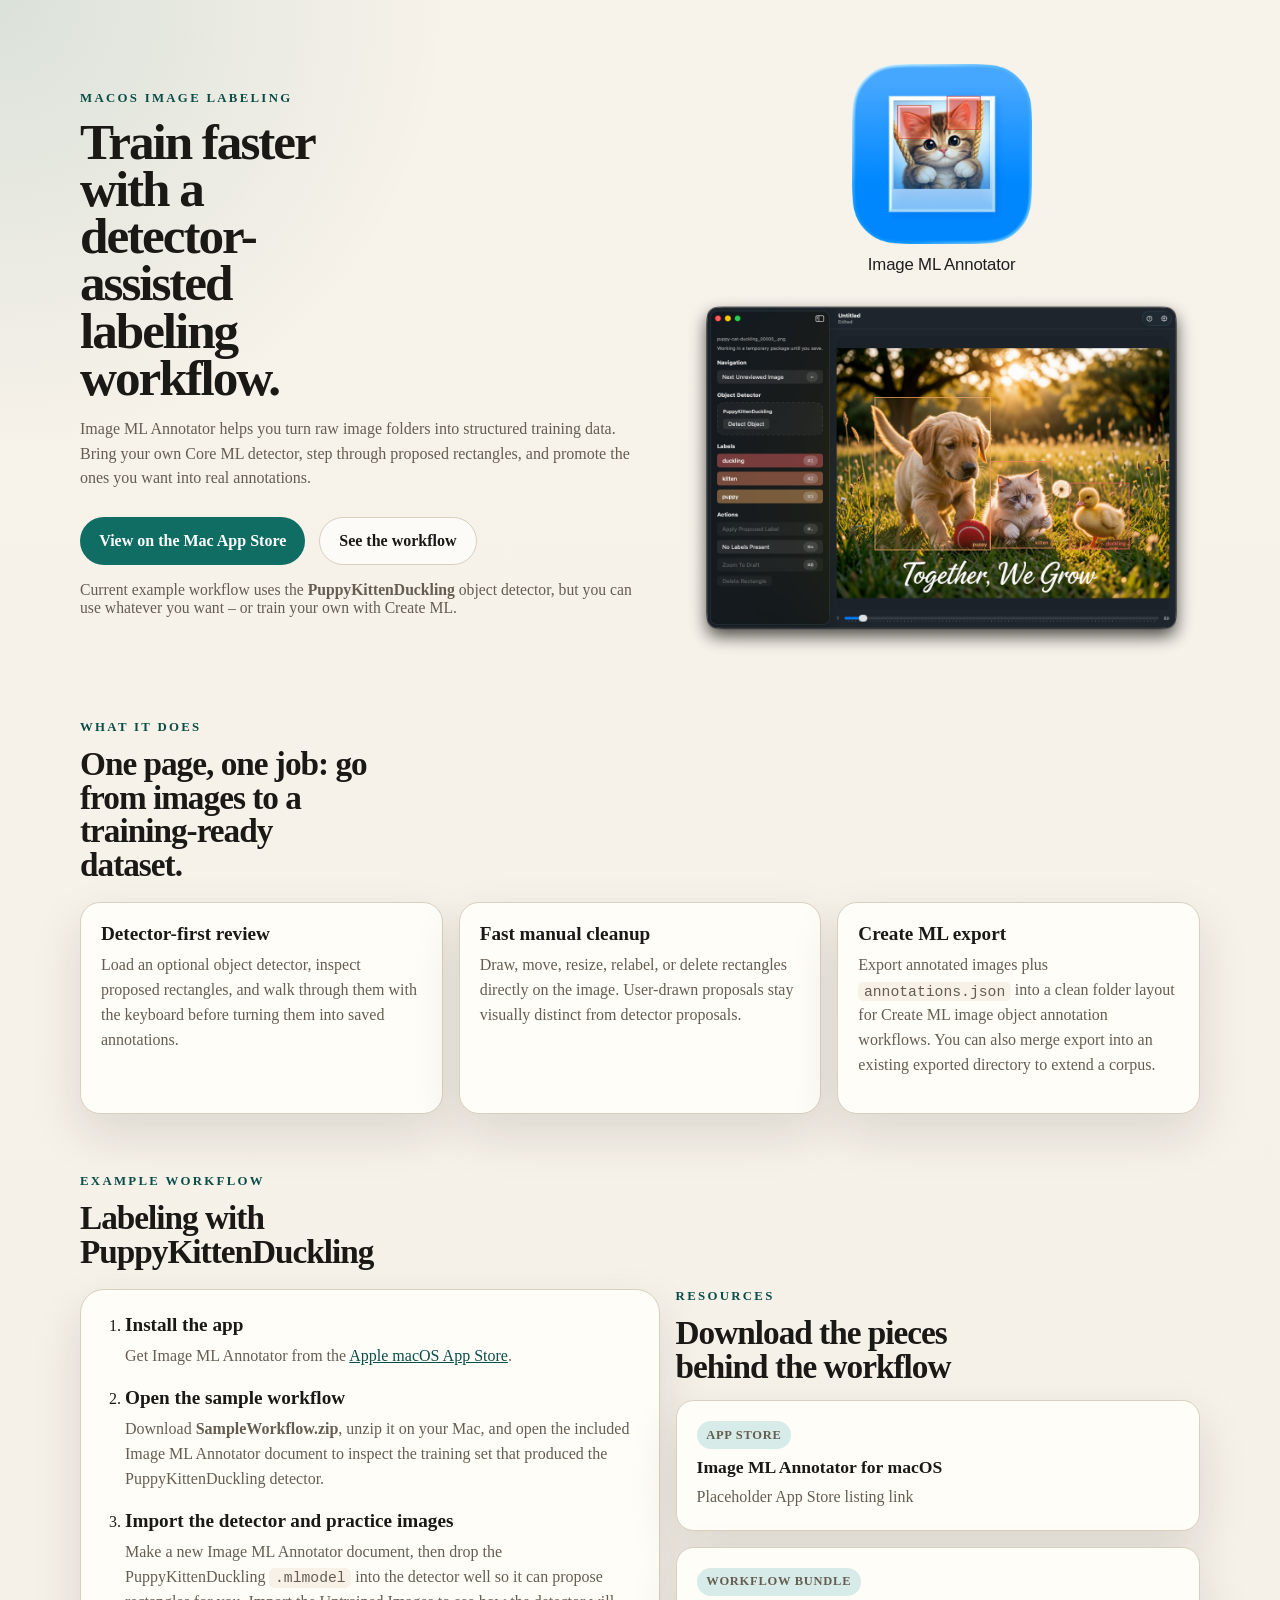
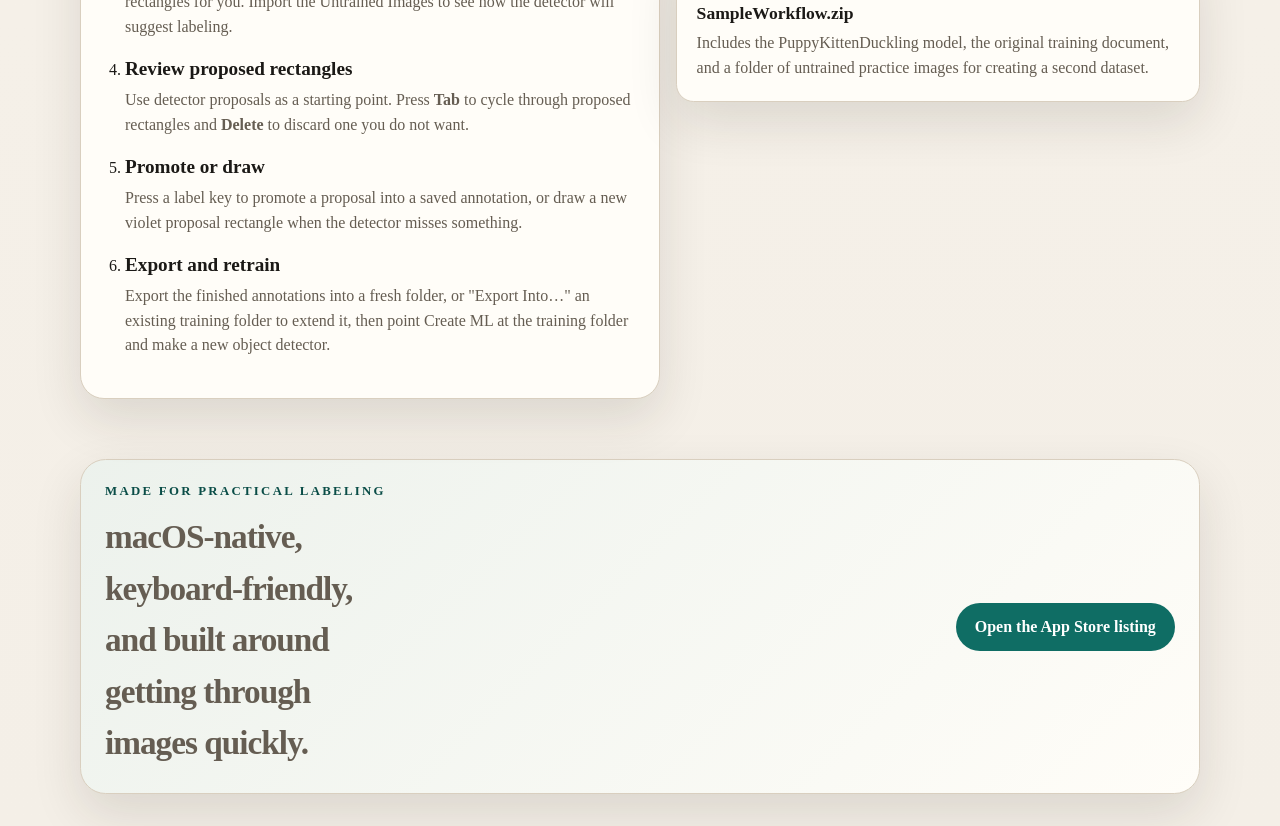
<file: index.html>
<!DOCTYPE html>
<html lang="en">
<head>
    <meta charset="utf-8">
    <meta name="viewport" content="width=device-width, initial-scale=1">
    <title>Image ML Annotator</title>
    <meta
        name="description"
        content="Image ML Annotator is a macOS app for labeling images with rectangles, assisted by an object detector."
    >
    <link rel="stylesheet" href="styles.css">
</head>
<body>
    <header class="hero">
        <div class="hero-copy">
            <p class="eyebrow">macOS image labeling</p>
            <h1>Train faster with a detector-assisted labeling workflow.</h1>
            <p class="hero-text">
                Image ML Annotator helps you turn raw image folders into structured training data.
                Bring your own Core ML detector, step through proposed rectangles, and promote the
                ones you want into real annotations.
            </p>
            <div class="hero-actions">
                <a class="button button-primary" href="https://apps.apple.com/us/" target="_blank" rel="noreferrer">
                    View on the Mac App Store
                </a>
                <a class="button button-secondary" href="#workflow">
                    See the workflow
                </a>
            </div>
            <p class="hero-note">
                Current example workflow uses the <strong>PuppyKittenDuckling</strong> object detector, but you can use whatever you want – or train your own with Create ML.
            </p>
        </div>
        <div class="hero-art">
            <div class="icon-frame">
                <img src="img/appicon.png" alt="Image ML Annotator app icon" class="app-icon">
                <p class="finder-caption">Image ML Annotator</p>
            </div>
            <div class="screenshot-frame">
                <img src="img/screenshot1.png" alt="Image ML Annotator main window" class="hero-screenshot">
            </div>
        </div>
    </header>

    <main>
        <section class="section section-intro">
            <div class="section-heading">
                <p class="eyebrow">What it does</p>
                <h2>One page, one job: go from images to a training-ready dataset.</h2>
            </div>
            <div class="feature-grid">
                <article class="feature-card">
                    <h3>Detector-first review</h3>
                    <p>
                        Load an optional object detector, inspect proposed rectangles, and walk through them
                        with the keyboard before turning them into saved annotations.
                    </p>
                </article>
                <article class="feature-card">
                    <h3>Fast manual cleanup</h3>
                    <p>
                        Draw, move, resize, relabel, or delete rectangles directly on the image.
                        User-drawn proposals stay visually distinct from detector proposals.
                    </p>
                </article>
                <article class="feature-card">
                    <h3>Create ML export</h3>
                    <p>
                        Export annotated images plus <code>annotations.json</code> into a clean folder
                        layout for Create ML image object annotation workflows. You can also merge export
                        into an existing exported directory to extend a corpus.
                    </p>
                </article>
            </div>
        </section>

        <section id="workflow" class="section workflow-section">
            <div class="section-heading">
                <p class="eyebrow">Example Workflow</p>
                <h2>Labeling with PuppyKittenDuckling</h2>
            </div>
            <div class="workflow-layout">
                <ol class="workflow-steps">
                    <li>
                        <h3>Install the app</h3>
                        <p>
                            Get Image ML Annotator from the
                            <a href="https://apps.apple.com/us/" target="_blank" rel="noreferrer">Apple macOS App Store</a>.
                        </p>
                    </li>
                    <li>
                        <h3>Open the sample workflow</h3>
                        <p>
                            Download <strong>SampleWorkflow.zip</strong>, unzip it on your Mac, and open the included
                            Image ML Annotator document to inspect the training set that produced the
                            PuppyKittenDuckling detector.
                        </p>
                    </li>
                    <li>
                        <h3>Import the detector and practice images</h3>
                        <p>
                            Make a new Image ML Annotator document, then drop the
                            PuppyKittenDuckling <code>.mlmodel</code> into the detector well so it can propose
                            rectangles for you. Import the Untrained Images to see how the detector
                            will suggest labeling.
                        </p>
                    </li>
                    <li>
                        <h3>Review proposed rectangles</h3>
                        <p>
                            Use detector proposals as a starting point. Press <strong>Tab</strong> to cycle
                            through proposed rectangles and <strong>Delete</strong> to discard one you do not want.
                        </p>
                    </li>
                    <li>
                        <h3>Promote or draw</h3>
                        <p>
                            Press a label key to promote a proposal into a saved annotation, or draw a
                            new violet proposal rectangle when the detector misses something.
                        </p>
                    </li>
                    <li>
                        <h3>Export and retrain</h3>
                        <p>
                            Export the finished annotations into a fresh folder, or "Export Into…" an
                            existing training folder to extend it, then point Create ML at the training
                            folder and make a new object detector.
                        </p>
                    </li>
                </ol>
                <aside class="workflow-resources">
                    <div class="section-heading compact-heading">
                        <p class="eyebrow">Resources</p>
                        <h2>Download the pieces behind the workflow</h2>
                    </div>
                    <div class="resource-grid">
                        <a class="resource-card" href="https://apps.apple.com/us/" target="_blank" rel="noreferrer">
                            <span class="resource-type">App Store</span>
                            <strong>Image ML Annotator for macOS</strong>
                            <span>Placeholder App Store listing link</span>
                        </a>
                        <a class="resource-card" href="https://github.com/jimstudt/annotator-website/releases/download/v1.0/SampleWorkflow.zip">
                            <span class="resource-type">Workflow Bundle</span>
                            <strong>SampleWorkflow.zip</strong>
                            <span>
                                Includes the PuppyKittenDuckling model, the original training document, and a
                                folder of untrained practice images for creating a second dataset.
                            </span>
                        </a>
                    </div>
                </aside>
            </div>
        </section>

        <section class="section callout-section">
            <div class="callout">
                <div>
                    <p class="eyebrow">Made for practical labeling</p>
                    <h2>macOS-native, keyboard-friendly, and built around getting through images quickly.</h2>
                </div>
                <a class="button button-primary" href="https://apps.apple.com/us/" target="_blank" rel="noreferrer">
                    Open the App Store listing
                </a>
            </div>
        </section>
    </main>
</body>
</html>
</file>
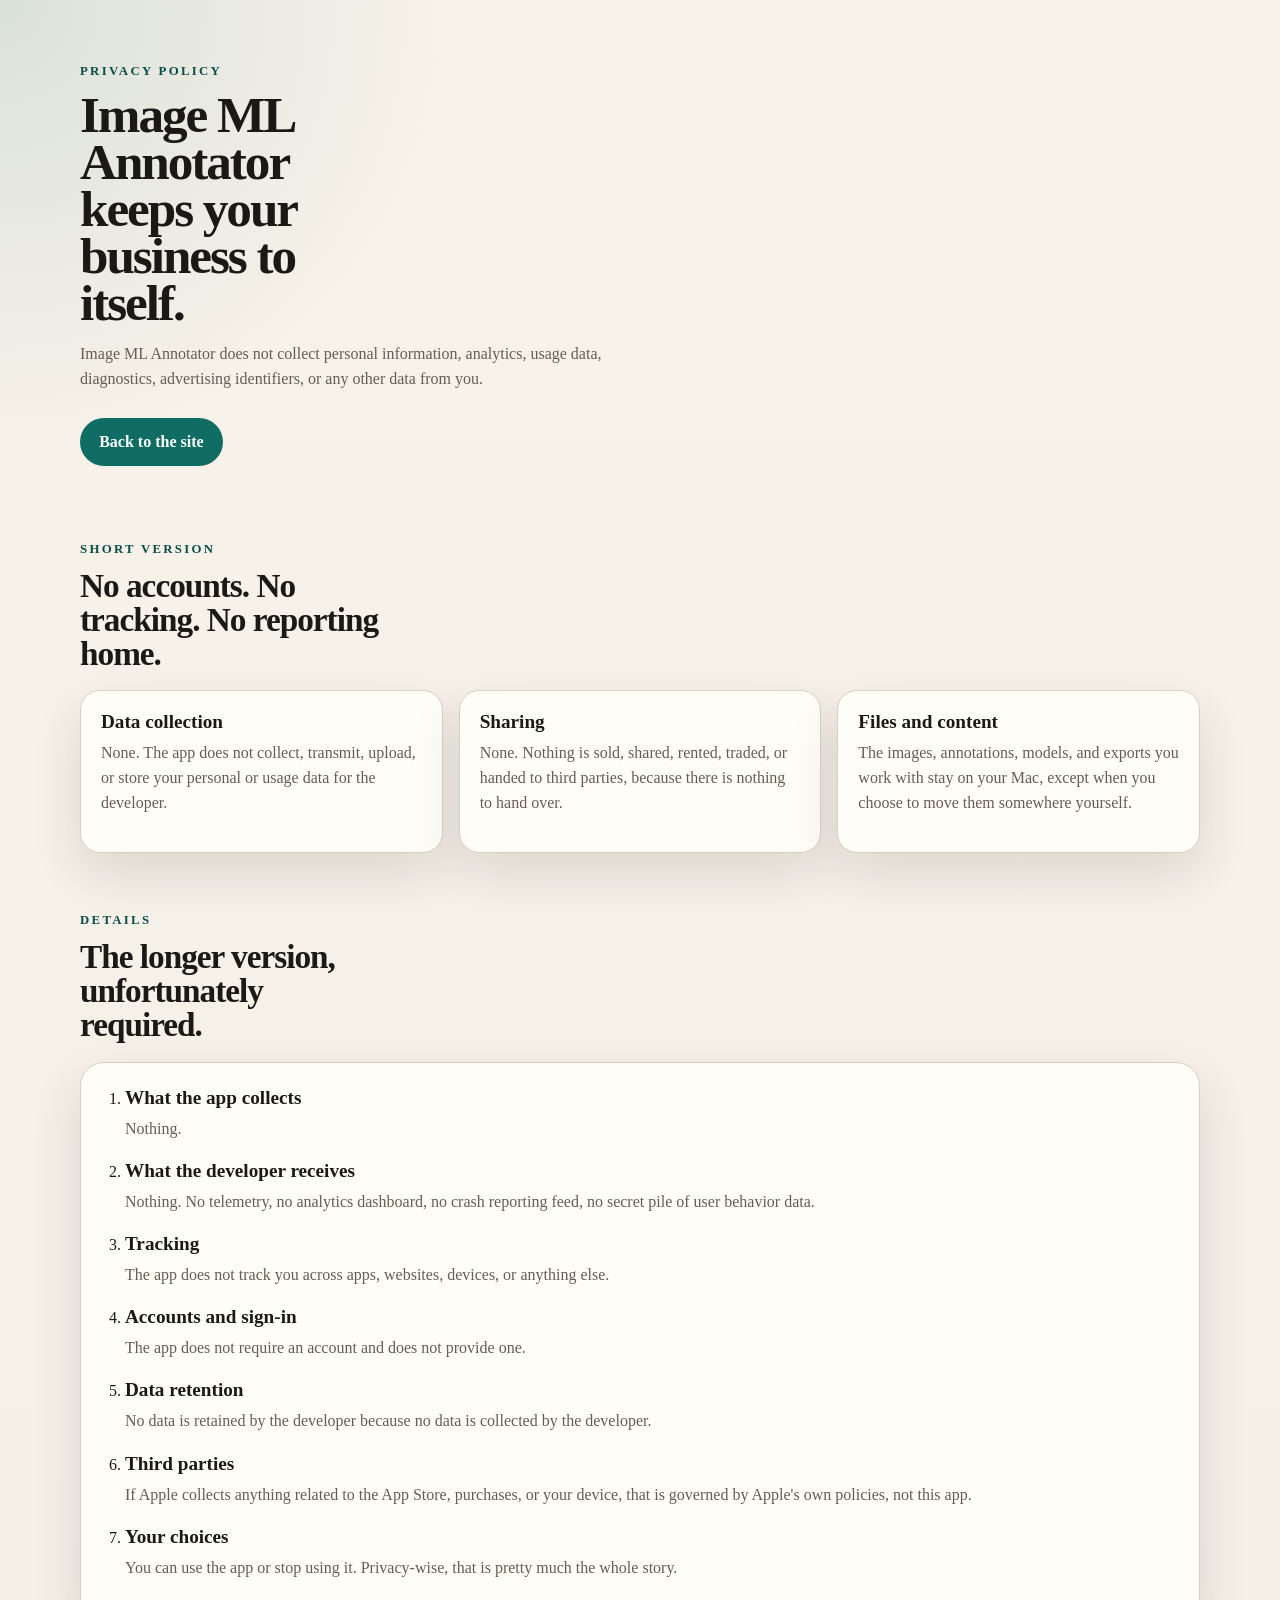
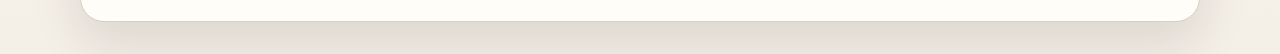
<file: privacy.html>
<!DOCTYPE html>
<html lang="en">
<head>
    <meta charset="utf-8">
    <meta name="viewport" content="width=device-width, initial-scale=1">
    <title>Privacy Policy | Image ML Annotator</title>
    <meta
        name="description"
        content="Privacy policy for Image ML Annotator."
    >
    <link rel="stylesheet" href="styles.css">
</head>
<body>
    <header class="hero">
        <div class="hero-copy">
            <p class="eyebrow">Privacy Policy</p>
            <h1>Image ML Annotator keeps your business to itself.</h1>
            <p class="hero-text">
                Image ML Annotator does not collect personal information, analytics, usage data,
                diagnostics, advertising identifiers, or any other data from you.
            </p>
            <div class="hero-actions">
                <a class="button button-primary" href="index.html">Back to the site</a>
            </div>
        </div>
    </header>

    <main>
        <section class="section section-intro">
            <div class="section-heading">
                <p class="eyebrow">Short Version</p>
                <h2>No accounts. No tracking. No reporting home.</h2>
            </div>
            <div class="feature-grid">
                <article class="feature-card">
                    <h3>Data collection</h3>
                    <p>
                        None. The app does not collect, transmit, upload, or store your personal or
                        usage data for the developer.
                    </p>
                </article>
                <article class="feature-card">
                    <h3>Sharing</h3>
                    <p>
                        None. Nothing is sold, shared, rented, traded, or handed to third parties,
                        because there is nothing to hand over.
                    </p>
                </article>
                <article class="feature-card">
                    <h3>Files and content</h3>
                    <p>
                        The images, annotations, models, and exports you work with stay on your Mac,
                        except when you choose to move them somewhere yourself.
                    </p>
                </article>
            </div>
        </section>

        <section class="section workflow-section">
            <div class="section-heading">
                <p class="eyebrow">Details</p>
                <h2>The longer version, unfortunately required.</h2>
            </div>
            <ol class="workflow-steps">
                <li>
                    <h3>What the app collects</h3>
                    <p>Nothing.</p>
                </li>
                <li>
                    <h3>What the developer receives</h3>
                    <p>Nothing. No telemetry, no analytics dashboard, no crash reporting feed, no secret pile of user behavior data.</p>
                </li>
                <li>
                    <h3>Tracking</h3>
                    <p>The app does not track you across apps, websites, devices, or anything else.</p>
                </li>
                <li>
                    <h3>Accounts and sign-in</h3>
                    <p>The app does not require an account and does not provide one.</p>
                </li>
                <li>
                    <h3>Data retention</h3>
                    <p>No data is retained by the developer because no data is collected by the developer.</p>
                </li>
                <li>
                    <h3>Third parties</h3>
                    <p>If Apple collects anything related to the App Store, purchases, or your device, that is governed by Apple's own policies, not this app.</p>
                </li>
                <li>
                    <h3>Your choices</h3>
                    <p>You can use the app or stop using it. Privacy-wise, that is pretty much the whole story.</p>
                </li>
            </ol>
        </section>
    </main>
</body>
</html>
</file>
<file: styles.css>
:root {
    --bg: #f4efe7;
    --panel: #fffdf8;
    --panel-strong: #f7f1e7;
    --text: #1b1916;
    --muted: #655d52;
    --accent: #0f6d64;
    --accent-dark: #0a4d47;
    --accent-soft: #d7ebe8;
    --border: #d9cfbf;
    --shadow: 0 20px 50px rgba(43, 35, 24, 0.12);
}

* {
    box-sizing: border-box;
}

html {
    scroll-behavior: smooth;
}

body {
    margin: 0;
    font-family: Georgia, "Times New Roman", serif;
    color: var(--text);
    background:
        radial-gradient(circle at top left, rgba(15, 109, 100, 0.12), transparent 28rem),
        linear-gradient(180deg, #f7f2ea 0%, var(--bg) 100%);
}

a {
    color: var(--accent-dark);
}

main,
.hero {
    width: min(1120px, calc(100vw - 2rem));
    margin: 0 auto;
}

.hero {
    display: grid;
    grid-template-columns: 1.05fr 0.95fr;
    gap: 2rem;
    padding: 4rem 0 2rem;
    align-items: center;
}

.eyebrow {
    margin: 0 0 0.75rem;
    font-size: 0.8rem;
    font-weight: 700;
    letter-spacing: 0.18em;
    text-transform: uppercase;
    color: var(--accent-dark);
}

h1,
h2,
h3,
p {
    margin-top: 0;
}

h1 {
    font-size: clamp(2.6rem, 4vw, 4.9rem);
    line-height: 0.92;
    letter-spacing: -0.04em;
    margin-bottom: 1rem;
    max-width: 11ch;
}

h2 {
    font-size: clamp(1.8rem, 2.6vw, 3rem);
    line-height: 1.02;
    letter-spacing: -0.03em;
    margin-bottom: 0;
    max-width: 18ch;
}

h3 {
    font-size: 1.2rem;
    margin-bottom: 0.5rem;
}

.hero-text,
.feature-card p,
.workflow-steps p,
.resource-card span,
.callout h2 {
    color: var(--muted);
    line-height: 1.55;
}

.hero-actions {
    display: flex;
    gap: 0.85rem;
    flex-wrap: wrap;
    margin: 1.6rem 0 1rem;
}

.button {
    display: inline-flex;
    align-items: center;
    justify-content: center;
    min-height: 3rem;
    padding: 0 1.2rem;
    border-radius: 999px;
    text-decoration: none;
    font-weight: 700;
    transition: transform 120ms ease, background-color 120ms ease;
}

.button:hover {
    transform: translateY(-1px);
}

.button-primary {
    background: var(--accent);
    color: #fff;
}

.button-secondary {
    background: rgba(255, 255, 255, 0.7);
    color: var(--text);
    border: 1px solid var(--border);
}

.hero-note {
    font-size: 0.98rem;
    color: var(--muted);
}

.hero-art {
    display: grid;
    gap: 1rem;
}

.icon-frame {
    display: flex;
    flex-direction: column;
    align-items: center;
    justify-content: flex-start;
    width: fit-content;
    margin: 0 auto;
    background: transparent;
}

.screenshot-frame {
    display: block;
    background: transparent;
}

.placeholder-card {
    border: 2px dashed rgba(15, 109, 100, 0.4);
    background:
        linear-gradient(135deg, rgba(15, 109, 100, 0.08), rgba(255, 255, 255, 0.78)),
        var(--panel);
    border-radius: 1.5rem;
    box-shadow: var(--shadow);
    display: flex;
    align-items: center;
    justify-content: center;
    text-align: center;
    padding: 1.25rem;
    color: var(--accent-dark);
    font-weight: 700;
}

.icon-placeholder {
    min-height: 180px;
}

.app-icon {
    display: block;
    width: min(180px, 100%);
    height: auto;
    max-height: 180px;
    object-fit: contain;
}

.finder-caption {
    margin: 0.7rem 0 0;
    text-align: center;
    font-family: "SF Pro Display", "SF Pro Text", "Helvetica Neue", Helvetica, Arial, sans-serif;
    font-size: 1.05rem;
    font-weight: 500;
    letter-spacing: -0.01em;
    color: #1f1f1f;
}

.hero-screenshot {
    display: block;
    width: 100%;
    height: auto;
    max-height: 420px;
    object-fit: contain;
}

.screenshot-placeholder {
    min-height: 260px;
}

.screenshot-placeholder.wide {
    min-height: 340px;
}

.section {
    padding: 1.75rem 0 2rem;
}

.section-heading {
    margin-bottom: 1.25rem;
}

.feature-grid,
.resource-grid {
    display: grid;
    gap: 1rem;
}

.feature-grid {
    grid-template-columns: repeat(3, minmax(0, 1fr));
}

.feature-card,
.resource-card,
.callout,
.workflow-steps,
.workflow-media .placeholder-card {
    background: var(--panel);
    border: 1px solid var(--border);
    box-shadow: var(--shadow);
}

.feature-card {
    padding: 1.25rem;
    border-radius: 1.25rem;
}

.workflow-layout {
    display: grid;
    grid-template-columns: 1.05fr 0.95fr;
    gap: 1rem;
    align-items: start;
}

.workflow-steps {
    margin: 0;
    padding: 1.5rem 1.5rem 1.5rem 2.75rem;
    border-radius: 1.5rem;
}

.workflow-steps li + li {
    margin-top: 1.15rem;
}

.workflow-resources {
    display: grid;
    gap: 1rem;
}

.compact-heading {
    margin-bottom: 0;
}

.resource-grid {
    grid-template-columns: 1fr;
}

.resource-card {
    display: flex;
    flex-direction: column;
    gap: 0.45rem;
    padding: 1.25rem;
    border-radius: 1.1rem;
    text-decoration: none;
}

.resource-card strong {
    font-size: 1.1rem;
    color: var(--text);
}

.resource-type {
    display: inline-flex;
    width: fit-content;
    padding: 0.28rem 0.6rem;
    border-radius: 999px;
    background: var(--accent-soft);
    color: var(--accent-dark);
    font-size: 0.78rem;
    font-weight: 700;
    letter-spacing: 0.06em;
    text-transform: uppercase;
}

.callout {
    border-radius: 1.6rem;
    padding: 1.5rem;
    display: flex;
    align-items: center;
    justify-content: space-between;
    gap: 1rem;
    background:
        linear-gradient(135deg, rgba(15, 109, 100, 0.08), rgba(255, 253, 248, 0.98)),
        var(--panel);
}

code {
    padding: 0.1rem 0.35rem;
    border-radius: 0.35rem;
    background: var(--panel-strong);
    font-family: "SFMono-Regular", Consolas, monospace;
    font-size: 0.92em;
}

@media (max-width: 900px) {
    .hero,
    .workflow-layout,
    .feature-grid,
    .resource-grid,
    .callout {
        grid-template-columns: 1fr;
        display: grid;
    }

    .callout {
        display: flex;
        flex-direction: column;
        align-items: flex-start;
    }

    h1 {
        max-width: none;
    }
}

@media (max-width: 640px) {
    .hero {
        padding-top: 2rem;
    }

    .workflow-steps {
        padding: 1.25rem 1.25rem 1.25rem 2.25rem;
    }

    .button {
        width: 100%;
    }
}
</file>
